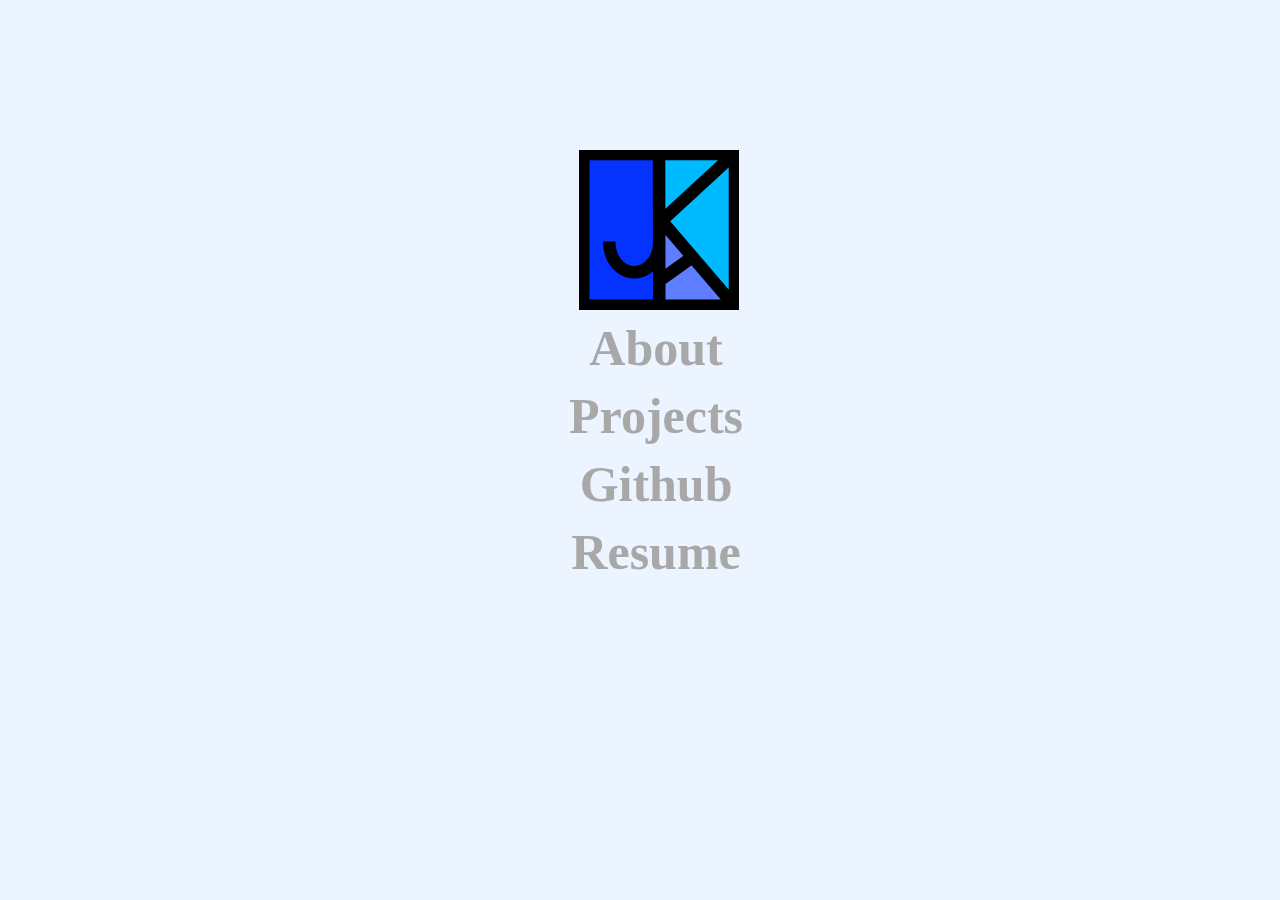
<file: index.html>
<!DOCTYPE html>
<html>
  <head>
    <meta charset="“UTF-8”" />
    <title>Jackson Keel-Atkins</title>
    <link rel="stylesheet" type="text/css" href="CSS.css" />
  </head>
  <body>
<div class = "surround">
  <h1 class = "welcome">Welcome</h1>
  <div class = "fades">
<div class="fadeIn1">
      <img src="images/jkalogo2.png" alt = "logo" class = "logo"></image>
    </div>
    <h1 class = "about"><a href="about.html">About</a></h1>
    <h1 class = "projects"><a href="about.html">Projects</a></h1>
    <h1 class = "github"><a href="https://github.com/jkatkins">Github</a></h1>
    <h1 class = "resume"><a href="resume.html">Resume</a></h1>
  </div>
</div>



  </body>
</html>
</file>
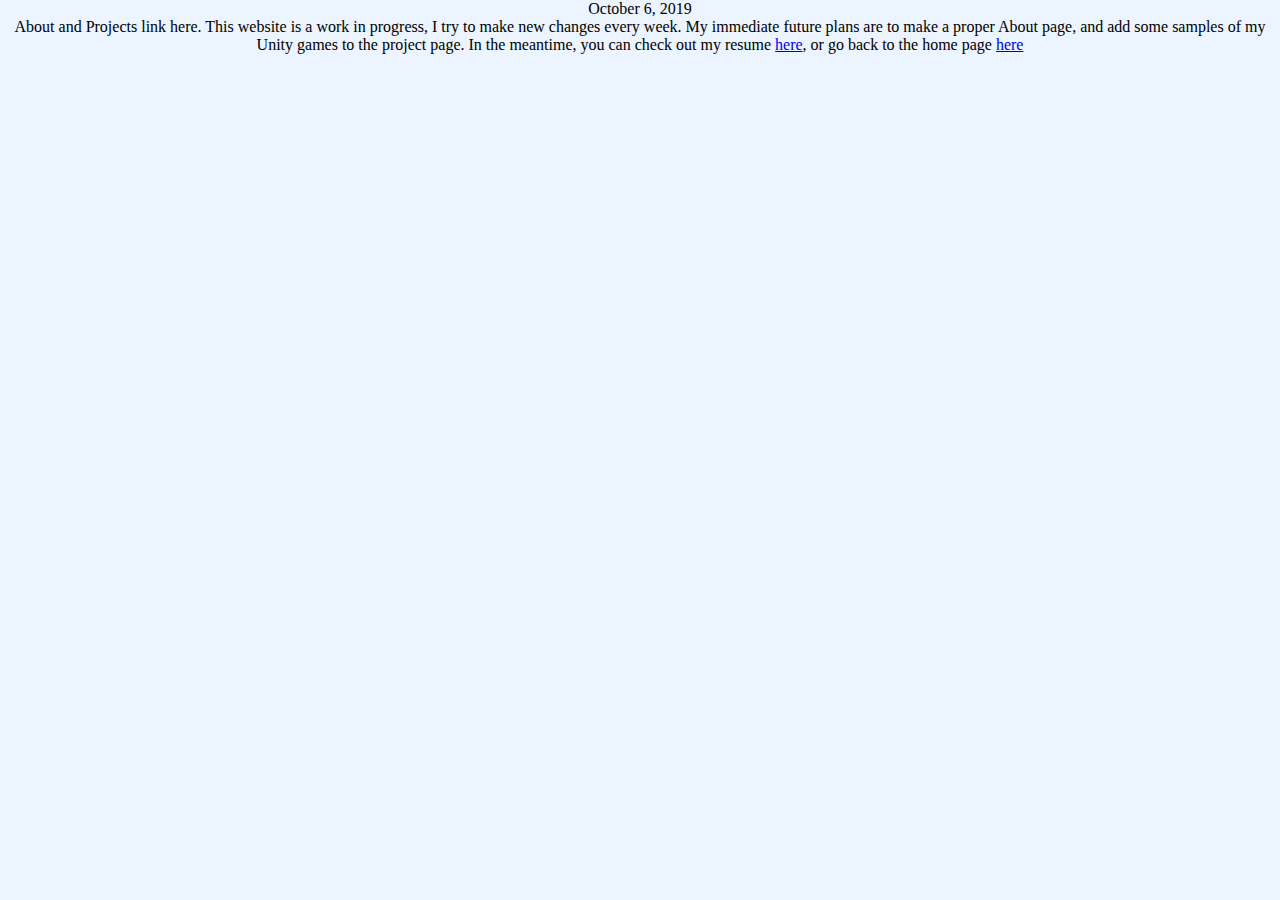
<file: about.html>
<!DOCTYPE html>
<html>
  <head>
    <meta charset="“UTF-8”" />
    <title>Jackson Keel-Atkins</title>
    <link rel="stylesheet" type="text/css" href="CSS.css" />
  </head>
  <body>
    October 6, 2019 
  </br>
    About and Projects link here. This website is a work in progress, 
    I try to make new changes every week. My immediate future plans are to 
    make a proper About page, and add some samples of my Unity games to the 
    project page. In the meantime, you can check out my resume 
    <a href="resume.html">here</a>, or go back to the home page 
    <a href="index.html">here</a>
  </body>
</html>
</file>
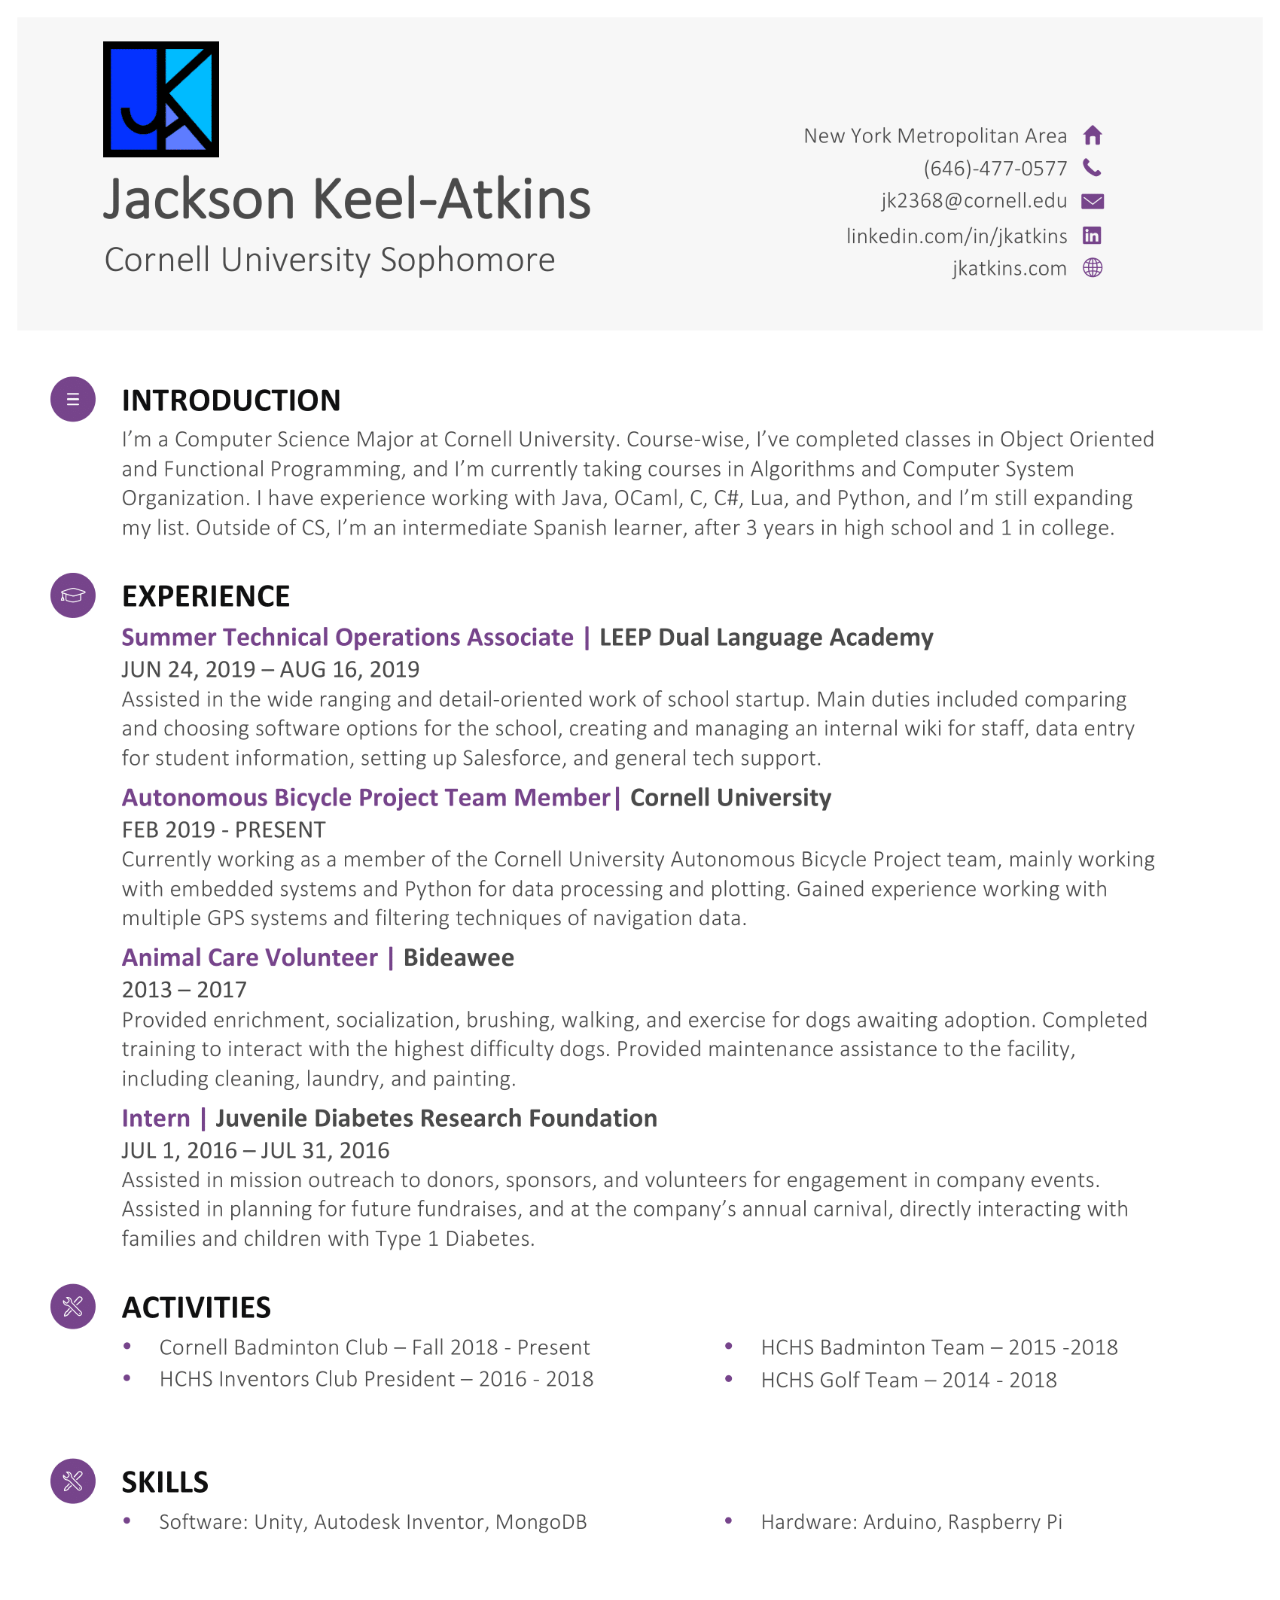
<file: resume.html>
<!DOCTYPE html>
<html>
  <head>
    <meta charset="“UTF-8”" />
    <title>Jackson Keel-Atkins</title>
    <link rel="stylesheet" type="text/css" href="CSS.css" />
  </head>
  <body>
<div class = "resdiv" >
    <img src="images/resume.png" alt = "res" class = "res"></image>
  </div>

  </body>
</html>
</file>
<file: CSS.css>
body {
  background-color: rgb(235, 244, 255);
  margin: 0;
  text-align: center;
}

.logo {
  width: 160px;
  height: auto;
}

.yeet {
  width: 160px;
  height: auto;
}

.res {
  max-width: 100%;
  max-height: 100%;
  margin: 0;
}

.welcome {
  position: relative;
  color: rgb(168, 168, 168);
  font-size: 70px;
  font-weight: bold;
  padding: 5px;
  padding-left: 0;
  margin: 0;
  opacity: 0;
  top: 100px;
  left: 0px;
  animation: fadeInOut ease 1.3s;
  -webkit-animation: fadeInOut ease 1.3s;
  -moz-animation: fadeInOut ease 1.3s;
  -o-animation: fadeInOut ease 1.3s;
  -ms-animation: fadeInOut ease 1.3s;
}

.resdiv {
  text-align: center;
}

.surround {
  left: 50%;
  top: 20%;
  position: absolute;
  margin-top: -120px;
  margin-left: -120px;
}

.fadeIn1 {
  animation: delay ease 2.2s;
  -webkit-animation: delay ease 2.2s;
  -moz-animation: delay ease 2.2s;
  -o-animation: delay ease 2.2s;
  -ms-animation: delay ease 2.2s;
}
.about {
  animation: delay ease 2.5s;
  -webkit-animation: delay ease 2.5s;
  -moz-animation: delay ease 2.5s;
  -o-animation: delay ease 2.5s;
  -ms-animation: delay ease 2.5s;
}
.projects {
  animation: delay ease 2.8s;
  -webkit-animation: delay ease 2.8s;
  -moz-animation: delay ease 2.8s;
  -o-animation: delay ease 2.8s;
  -ms-animation: delay ease 2.8s;
}
.github {
  animation: delay ease 3.1s;
  -webkit-animation: delay ease 3.1s;
  -moz-animation: delay ease 3.1s;
  -o-animation: delay ease 3.1s;
  -ms-animation: delay ease 3.1s;
}
.resume {
  animation: delay ease 3.4s;
  -webkit-animation: delay ease 3.4s;
  -moz-animation: delay ease 3.4s;
  -o-animation: delay ease 3.4s;
  -ms-animation: delay ease 3.4s;
}
.fades h1 {
  color: rgb(168, 168, 168);
  font-size: 50px;
  padding: 5px;
  padding-left: 0;
  margin: 0;
}

h1 a {
  text-decoration: none;
  color: rgb(168, 168, 168);
  transition: all 0.2s ease-in-out;
  line-height: 16px;
}

h1 a:hover {
  color: rgb(126, 126, 126);
  font-size: 110%;
  padding: 0px;
}

@keyframes fadeInOut {
  0% {
    opacity: 0;
  }
  33% {
    opacity: 1;
  }
  60% {
    opacity: 1;
  }
  100% {
    opacity: 0;
  }
}
@-webkit-keyframes fadeInOut {
  0% {
    opacity: 0;
  }
  33% {
    opacity: 1;
  }
  60% {
    opacity: 1;
  }
  100% {
    opacity: 0;
  }
}
@-o-keyframes fadeInOut {
  0% {
    opacity: 0;
  }
  33% {
    opacity: 1;
  }
  60% {
    opacity: 1;
  }
  100% {
    opacity: 0;
  }
}
@-moz-keyframes fadeInOut {
  0% {
    opacity: 0;
  }
  33% {
    opacity: 1;
  }
  60% {
    opacity: 1;
  }
  100% {
    opacity: 0;
  }
}
@-ms-keyframes fadeInOut {
  0% {
    opacity: 0;
  }
  33% {
    opacity: 1;
  }
  60% {
    opacity: 1;
  }
  100% {
    opacity: 0;
  }
}

@keyframes fadeIn {
  0% {
    opacity: 0;
  }
  100% {
    opacity: 1;
  }
}

@-moz-keyframes fadeIn {
  0% {
    opacity: 0;
  }
  100% {
    opacity: 1;
  }
}

@-webkit-keyframes fadeIn {
  0% {
    opacity: 0;
  }
  100% {
    opacity: 1;
  }
}

@-o-keyframes fadeIn {
  0% {
    opacity: 0;
  }
  100% {
    opacity: 1;
  }
}

@-ms-keyframes fadeIn {
  0% {
    opacity: 0;
  }
  100% {
    opacity: 1;
  }
}

@keyframes delay {
  0% {
    opacity: 0;
  }
  50% {
    opacity: 0;
  }
  100% {
    opacity: 1;
  }
}

@-moz-keyframes delay {
  0% {
    opacity: 0;
  }
  50% {
    opacity: 0;
  }
  100% {
    opacity: 1;
  }
}

@-webkit-keyframes delay {
  0% {
    opacity: 0;
  }
  50% {
    opacity: 0;
  }
  100% {
    opacity: 1;
  }
}

@-o-keyframes delay {
  0% {
    opacity: 0;
  }
  50% {
    opacity: 0;
  }
  100% {
    opacity: 1;
  }
}

@-ms-keyframes delay {
  0% {
    opacity: 0;
  }
  50% {
    opacity: 0;
  }
  100% {
    opacity: 1;
  }
}
</file>
